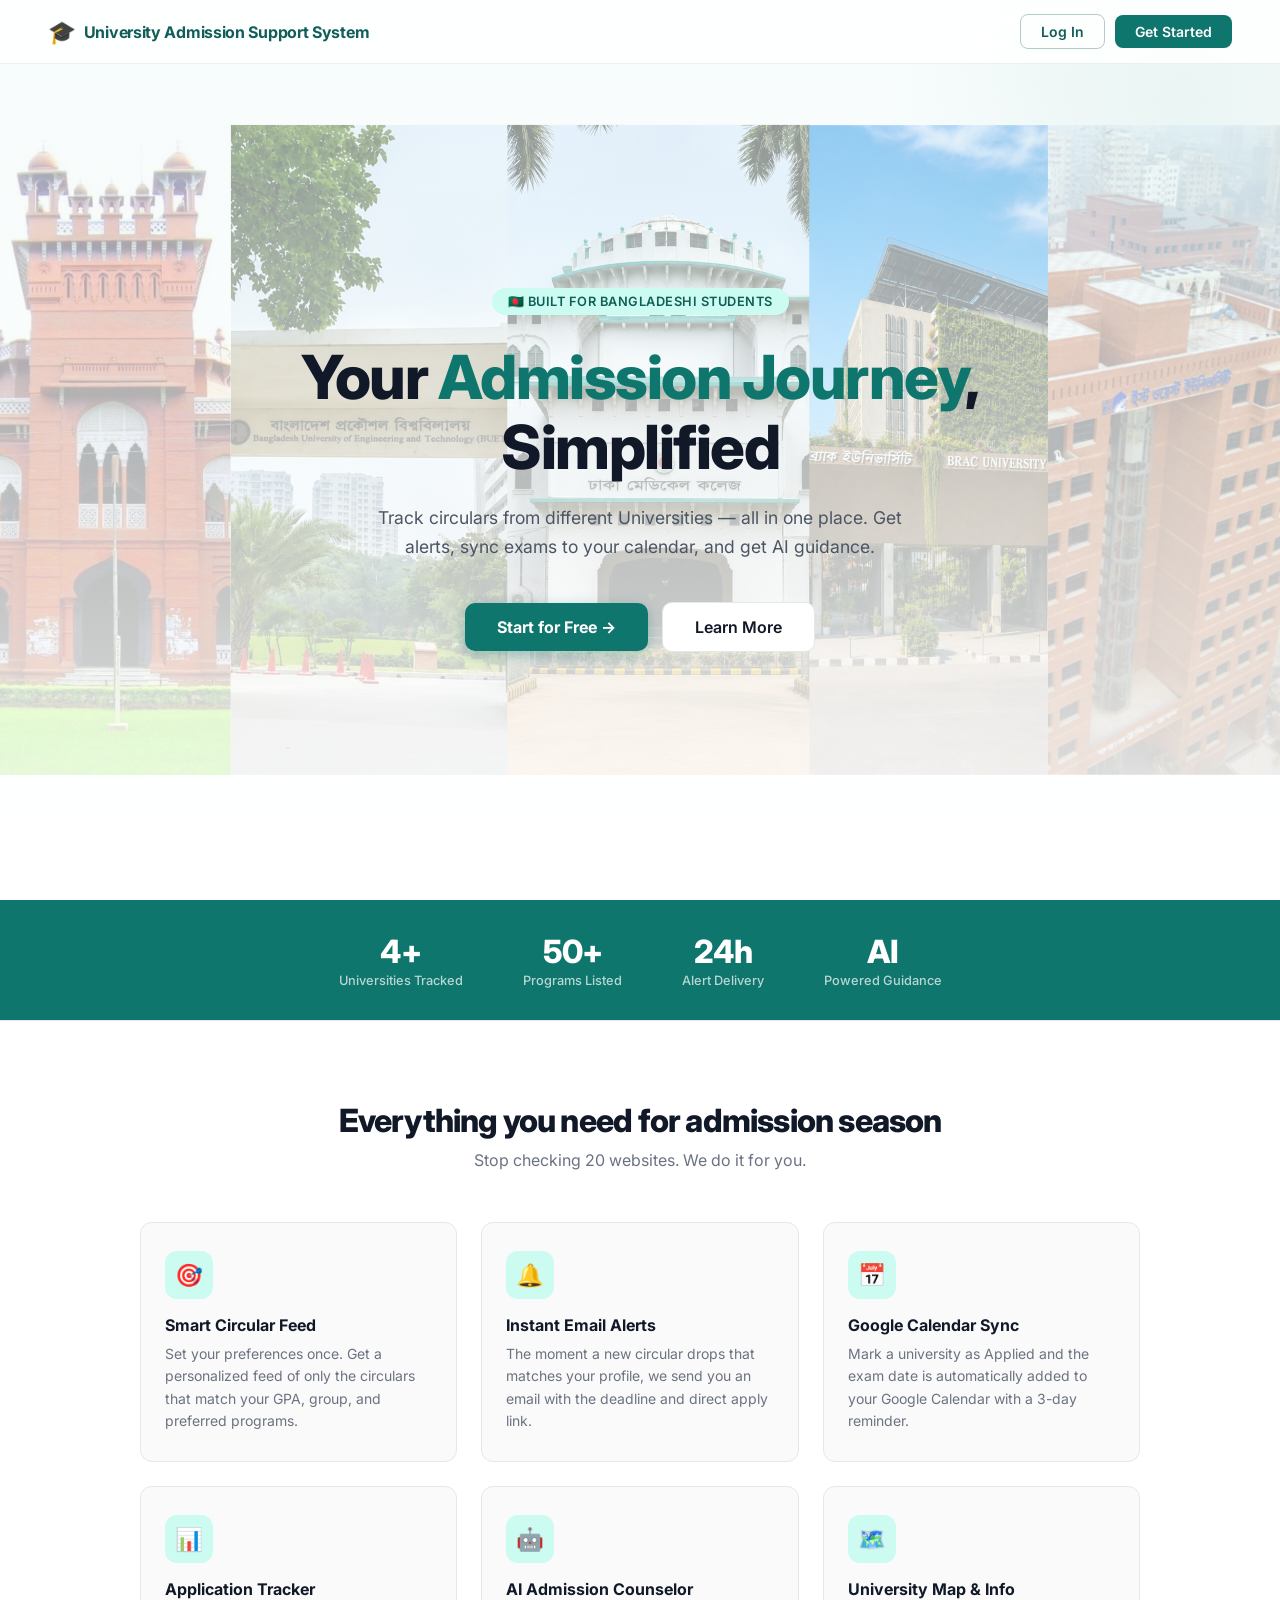
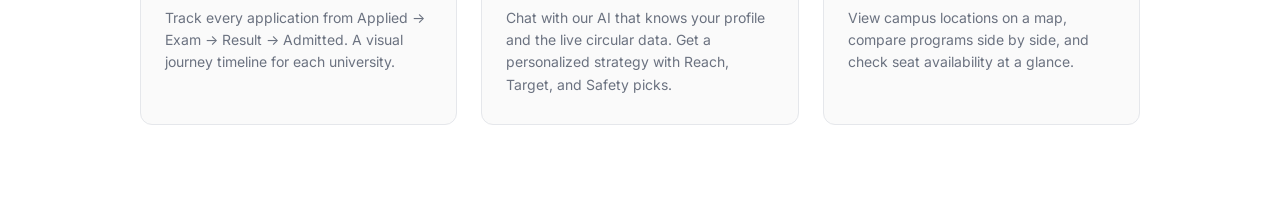
<file: frontend/index.html>
<!DOCTYPE html>
<html lang="en">
<head>
  <meta charset="UTF-8">
  <meta name="viewport" content="width=device-width, initial-scale=1.0">
  <title>University Admission Support System</title>
  <link href="https://fonts.googleapis.com/css2?family=Inter:wght@400;500;600;700;800&display=swap" rel="stylesheet">
  <style>
    *, *::before, *::after { margin: 0; padding: 0; box-sizing: border-box; }
    :root {
      --primary: #0f766e; --primary-dark: #115e59;
      --primary-light: #ccfbf1; --text: #111827;
    }
    body {
      font-family: 'Inter', sans-serif;
    
      min-height: 100vh;
      overflow-x: hidden;
    }

    /* ── Navbar ── */
    .landing-nav {
      position: fixed; top: 0; left: 0; right: 0;
      height: 64px;
      display: flex; align-items: center; justify-content: space-between;
      padding: 0 48px;
      background: rgba(255,255,255,0.85);
      backdrop-filter: blur(12px);
      border-bottom: 1px solid rgba(14,81,75,0.08);
      z-index: 100;
    }
    .brand {
      font-size: 1rem; font-weight: 700;
      color: var(--primary-dark); letter-spacing: -0.3px;
      display: flex; align-items: center; gap: 8px;
    }
    .brand-icon { font-size: 1.4rem; }
    .nav-actions { display: flex; align-items: center; gap: 10px; }
    .btn-nav {
      padding: 8px 20px; border-radius: 8px;
      font-size: 0.875rem; font-weight: 600;
      text-decoration: none; transition: all 0.2s;
      cursor: pointer; border: none; font-family: inherit;
    }
    .btn-nav-ghost {
      background: transparent; color: var(--primary-dark);
      border: 1.5px solid rgba(14,81,75,0.3);
    }
    .btn-nav-ghost:hover { border-color: var(--primary); background: var(--primary-light); }
    .btn-nav-solid {
      background: var(--primary); color: white;
    }
    .btn-nav-solid:hover { background: var(--primary-dark); transform: translateY(-1px); }

    /* ── Hero ── */
    .hero {
      min-height: 100vh;
      display: flex; flex-direction: column;
      align-items: center; justify-content: center;
      text-align: center;
      padding: 100px 24px 60px;
      background:
        
      linear-gradient(rgba(240, 250, 249, 0.55), rgba(255, 255, 255, 0.9)), 
      url('image/uni.webp');
      background-size: cover;
      background-position: center;
      background-repeat: no-repeat;
      
      position: relative;
      overflow: hidden;
    }

    .hero::before {
      content: '';
      position: absolute;
      width: 600px; height: 600px;
      border-radius: 50%;
      background: radial-gradient(circle, rgba(15,118,110,0.06) 0%, transparent 70%);
      top: -200px; right: -200px;
      pointer-events: none;
    }

    .hero-eyebrow {
      display: inline-flex; align-items: center; gap: 8px;
      padding: 6px 16px;
      background: var(--primary-light);
      color: var(--primary-dark);
      border-radius: 20px;
      font-size: 0.8rem; font-weight: 600;
      letter-spacing: 0.5px;
      margin-bottom: 28px;
      text-transform: uppercase;
    }

    .hero h1 {
      font-size: clamp(2.2rem, 5vw, 3.8rem);
      font-weight: 800;
      color: var(--text);
      line-height: 1.15;
      letter-spacing: -1.5px;
      max-width: 800px;
      margin-bottom: 20px;
    }

    .hero h1 .highlight {
      color: var(--primary);
      position: relative;
    }

    .hero p {
      font-size: 1.1rem;
      color: #4b5563;
      max-width: 560px;
      line-height: 1.7;
      margin-bottom: 40px;
      font-weight: 400;
    }

    .hero-actions {
      display: flex; gap: 14px; align-items: center; flex-wrap: wrap; justify-content: center;
    }

    .btn-hero-primary {
      padding: 14px 32px;
      background: var(--primary); color: white;
      border-radius: 10px; font-size: 1rem;
      font-weight: 700; text-decoration: none;
      transition: all 0.2s; border: none; cursor: pointer;
      font-family: inherit;
      box-shadow: 0 4px 14px rgba(15,118,110,0.35);
    }
    .btn-hero-primary:hover { background: var(--primary-dark); transform: translateY(-2px); box-shadow: 0 8px 20px rgba(15,118,110,0.4); }

    .btn-hero-ghost {
      padding: 14px 32px;
      background: white; color: var(--text);
      border: 1.5px solid #e5e7eb;
      border-radius: 10px; font-size: 1rem;
      font-weight: 600; text-decoration: none;
      transition: all 0.2s; cursor: pointer; font-family: inherit;
    }
    .btn-hero-ghost:hover { border-color: var(--primary); color: var(--primary); background: var(--primary-light); }

    /* ── Features ── */
    .features {
      padding: 80px 48px;
      background: white;
      border-top: 1px solid #e5e7eb;
    }

    .features-header {
      text-align: center; margin-bottom: 52px;
    }
    .features-header h2 {
      font-size: 2rem; font-weight: 800;
      color: var(--text); letter-spacing: -0.8px;
      margin-bottom: 10px;
    }
    .features-header p { color: #6b7280; font-size: 1rem; }

    .features-grid {
      display: grid;
      grid-template-columns: repeat(3, 1fr);
      gap: 24px; max-width: 1000px; margin: 0 auto;
    }

    @media (max-width: 768px) {
      .features-grid { grid-template-columns: 1fr; }
      .landing-nav { padding: 0 20px; }
      .features { padding: 60px 20px; }
    }

    .feature-card {
      padding: 28px 24px;
      border: 1px solid #e5e7eb;
      border-radius: 12px;
      transition: all 0.25s;
      background: #fafafa;
    }
    .feature-card:hover { border-color: var(--primary); background: white; transform: translateY(-3px); box-shadow: 0 8px 24px rgba(0,0,0,0.07); }

    .feature-icon {
      width: 48px; height: 48px;
      background: var(--primary-light);
      border-radius: 12px;
      display: flex; align-items: center; justify-content: center;
      font-size: 1.4rem;
      margin-bottom: 16px;
    }

    .feature-card h3 { font-size: 1rem; font-weight: 700; color: var(--text); margin-bottom: 8px; }
    .feature-card p { font-size: 0.875rem; color: #6b7280; line-height: 1.6; }

    /* ── Modal ── */
    .modal-overlay {
      display: none; position: fixed; inset: 0;
      background: rgba(0,0,0,0.5); backdrop-filter: blur(4px);
      z-index: 500; align-items: center; justify-content: center; padding: 20px;
    }
    .modal-overlay.open { display: flex; }
    .modal-box {
      background: white; border-radius: 16px;
      padding: 36px; max-width: 640px; width: 100%;
      max-height: 80vh; overflow-y: auto;
      position: relative;
      animation: modalIn 0.3s ease;
    }
    @keyframes modalIn { from { transform: translateY(20px); opacity: 0; } to { transform: translateY(0); opacity: 1; } }
    .modal-close {
      position: absolute; top: 16px; right: 20px;
      background: none; border: none; font-size: 1.5rem;
      color: #9ca3af; cursor: pointer; transition: color 0.2s;
    }
    .modal-close:hover { color: #ef4444; }
    .modal-box h2 { font-size: 1.4rem; font-weight: 800; color: var(--primary-dark); margin-bottom: 14px; }
    .modal-box p { color: #4b5563; font-size: 0.9rem; line-height: 1.7; margin-bottom: 14px; }
    .modal-box ul { padding-left: 20px; color: #4b5563; font-size: 0.875rem; line-height: 1.8; }
    .modal-box ul li { margin-bottom: 6px; }

    /* ── Stats strip ── */
    .stats-strip {
      background: var(--primary);
      padding: 32px 48px;
      display: flex; align-items: center; justify-content: center; gap: 60px;
      flex-wrap: wrap;
    }
    .strip-stat { text-align: center; }
    .strip-stat .num { font-size: 2rem; font-weight: 800; color: white; letter-spacing: -1px; }
    .strip-stat .lbl { font-size: 0.8rem; color: rgba(255,255,255,0.7); font-weight: 500; margin-top: 2px; }
  </style>
</head>
<body>

  <nav class="landing-nav">
    <div class="brand">
      <span class="brand-icon">🎓</span>
      University Admission Support System
    </div>
    <div class="nav-actions">
      <a href="auth.html" class="btn-nav btn-nav-ghost">Log In</a>
      <a href="auth.html#signup" class="btn-nav btn-nav-solid">Get Started</a>
    </div>
  </nav>

  <section class="hero">
    <div class="hero-eyebrow">🇧🇩 Built for Bangladeshi Students</div>
    <h1>Your <span class="highlight">Admission Journey</span>,<br>Simplified</h1>
    <p>Track circulars from different Universities — all in one place. Get alerts, sync exams to your calendar, and get AI guidance.</p>
    <div class="hero-actions">
      <a href="auth.html#signup" class="btn-hero-primary">Start for Free →</a>
      <button class="btn-hero-ghost" onclick="document.getElementById('modal').classList.add('open')">Learn More</button>
    </div>
  </section>

  <div class="stats-strip">
    <div class="strip-stat"><div class="num">4+</div><div class="lbl">Universities Tracked</div></div>
    <div class="strip-stat"><div class="num">50+</div><div class="lbl">Programs Listed</div></div>
    <div class="strip-stat"><div class="num">24h</div><div class="lbl">Alert Delivery</div></div>
    <div class="strip-stat"><div class="num">AI</div><div class="lbl">Powered Guidance</div></div>
  </div>

  <section class="features">
    <div class="features-header">
      <h2>Everything you need for admission season</h2>
      <p>Stop checking 20 websites. We do it for you.</p>
    </div>
    <div class="features-grid">
      <div class="feature-card">
        <div class="feature-icon">🎯</div>
        <h3>Smart Circular Feed</h3>
        <p>Set your preferences once. Get a personalized feed of only the circulars that match your GPA, group, and preferred programs.</p>
      </div>
      <div class="feature-card">
        <div class="feature-icon">🔔</div>
        <h3>Instant Email Alerts</h3>
        <p>The moment a new circular drops that matches your profile, we send you an email with the deadline and direct apply link.</p>
      </div>
      <div class="feature-card">
        <div class="feature-icon">📅</div>
        <h3>Google Calendar Sync</h3>
        <p>Mark a university as Applied and the exam date is automatically added to your Google Calendar with a 3-day reminder.</p>
      </div>
      <div class="feature-card">
        <div class="feature-icon">📊</div>
        <h3>Application Tracker</h3>
        <p>Track every application from Applied → Exam → Result → Admitted. A visual journey timeline for each university.</p>
      </div>
      <div class="feature-card">
        <div class="feature-icon">🤖</div>
        <h3>AI Admission Counselor</h3>
        <p>Chat with our AI that knows your profile and the live circular data. Get a personalized strategy with Reach, Target, and Safety picks.</p>
      </div>
      <div class="feature-card">
        <div class="feature-icon">🗺️</div>
        <h3>University Map & Info</h3>
        <p>View campus locations on a map, compare programs side by side, and check seat availability at a glance.</p>
      </div>
    </div>
  </section>

  <!-- Modal -->
  <div class="modal-overlay" id="modal" onclick="if(event.target===this)this.classList.remove('open')">
    <div class="modal-box">
      <button class="modal-close" onclick="document.getElementById('modal').classList.remove('open')">✕</button>
      <h2>About the Platform</h2>
      <p>Every admission season in Bangladesh, HSC graduates are forced to monitor 20+ university websites simultaneously. Missing a deadline means missing an opportunity — just because of scattered, inconsistent information.</p>
      <p>The <strong>University Admission Support System</strong> solves this by aggregating all admission circulars into one intelligent, personalized interface.</p>
      <p><strong>What we cover:</strong></p>
      <ul>
        <li>Personalized circular feed matched to your GPA, group, and preferences</li>
        <li>Automated email alerts the moment matching circulars are published</li>
        <li>Application tracker with a full journey timeline per university</li>
        <li>Google Calendar auto-sync for exam dates</li>
        <li>AI counselor that gives you a real strategy — not generic advice</li>
        <li>Seat availability visualization and university comparison</li>
      </ul>
    </div>
  </div>

</body>
</html>
</file>
